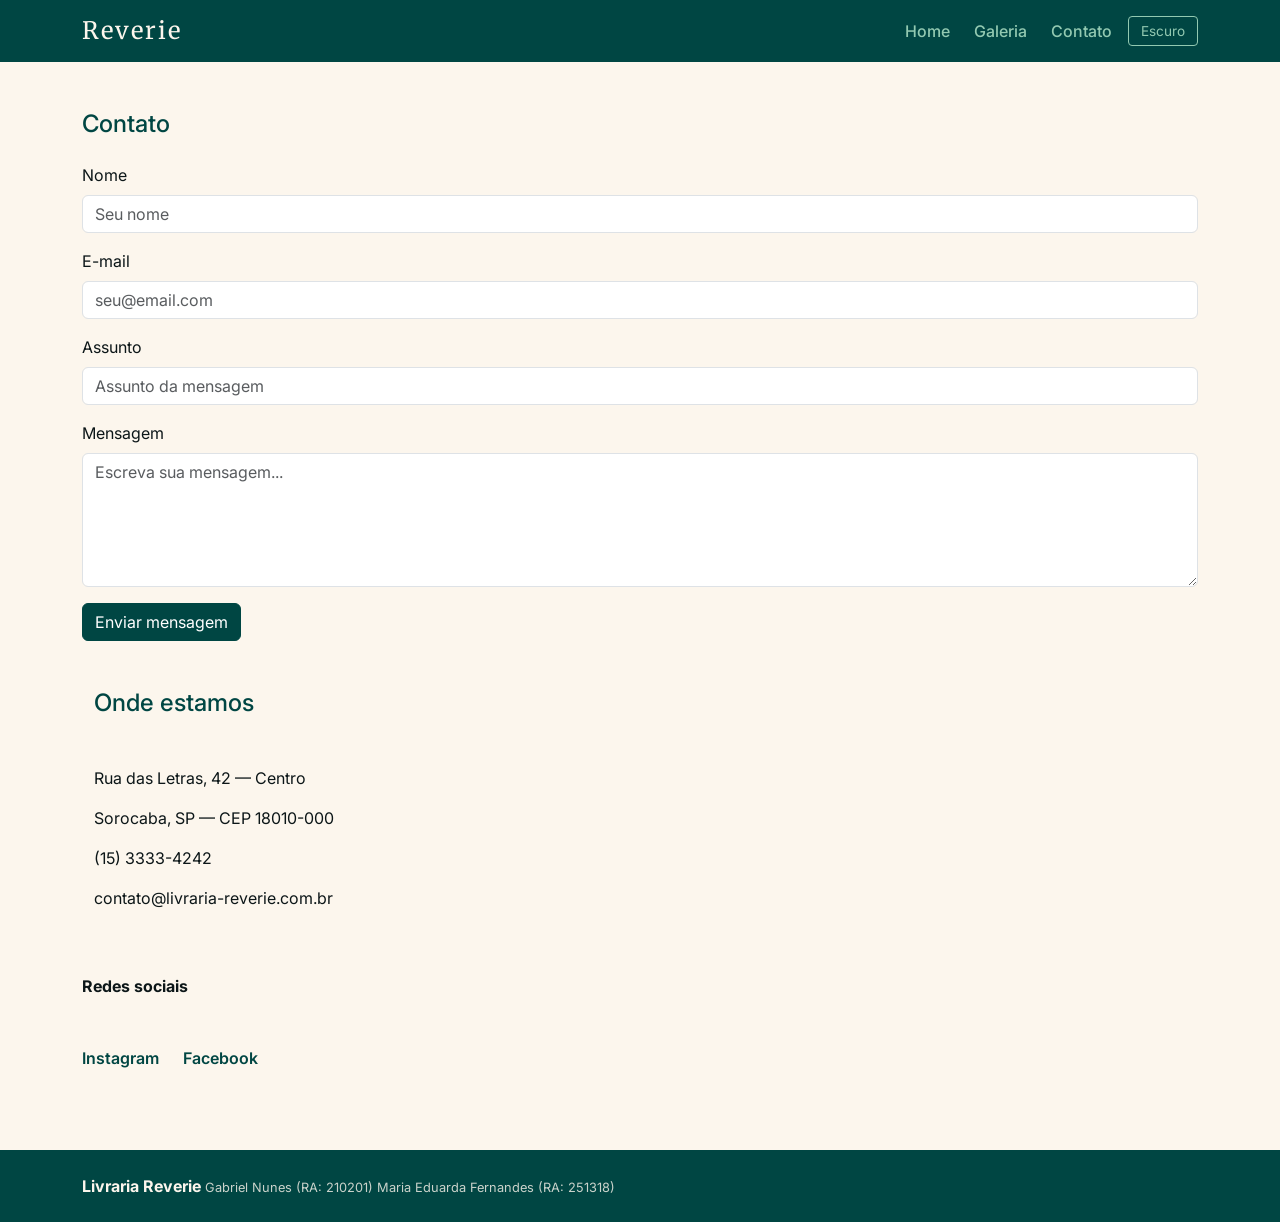
<file: contato.html>
<!--
    Projeto AF-LP — Livraria Reverie
    Gabriel Nunes Rodrigues — RA: 210201
    Maria Eduarda Fernandes Filhik — RA: 251318
-->
<!DOCTYPE html>
<html lang="pt-BR">

<head>
    <meta charset="UTF-8">
    <meta name="viewport" content="width=device-width, initial-scale=1.0">
    <title>Livraria Reverie — Contato</title>
    <link href="https://cdn.jsdelivr.net/npm/bootstrap@5.3.3/dist/css/bootstrap.min.css" rel="stylesheet">
    <link
        href="https://fonts.googleapis.com/css2?family=Merriweather:wght@400;700&family=Inter:wght@400;500;600&display=swap"
        rel="stylesheet">
    <link rel="stylesheet" href="css/style.css">
</head>

<body>
    <header>
        <nav class="navbar navbar-expand-lg">
            <!-- só usa o comportamento de collapse do bs em telas com o breakpoint não lg-->

            <div class="container">
                <a class="navbar-brand" a href="index.html"> <!-- tag de logo do bs --> Reverie</a>

                <button class="navbar-toggler" type="button" data-bs-toggle="collapse" data-bs-target="#navbarNav">
                    <span class="navbar-toggler-icon"></span>
                </button>

                <div class="collapse navbar-collapse" id="navbarNav">
                    <!-- Container do bootstrap que colapsa e retraí para telas mobile-->
                    <ul class="navbar-nav ms-auto align-items-lg-center gap-2">

                        <li class="nav-item">
                            <a class="nav-link active" href="index.html">Home</a>
                        </li>
                        <li class="nav-item">
                            <a class="nav-link" href="galeria.html">Galeria</a>
                        </li>
                        <li class="nav-item">
                            <a class="nav-link" href="contato.html">Contato</a>
                        </li>
                        <li class="nav-item">
                            <button id="button-tema">Escuro</button>
                        </li>

                    </ul>
                </div>

            </div>
        </nav>
    </header>

    <main>
        <section class="secao-contato py-5">
            <div class="container">

                <h1 class="titulo-secao mb-4">Contato</h1>

                <div class="row g-5 mb-5">

                    <div class="col-lg-12">
                        <form id="form-contato" action="#" method="POST">

                            <div class="mb-3">
                                <label for="nome" class="form-label">Nome</label>
                                <input type="text" class="form-control" id="nome" placeholder="Seu nome" required>
                            </div>

                            <div class="mb-3">
                                <label for="email" class="form-label">E-mail</label>
                                <input type="email" class="form-control" id="email" placeholder="seu@email.com"
                                    required>
                            </div>

                            <div class="mb-3">
                                <label for="assunto" class="form-label">Assunto</label>
                                <input type="text" class="form-control" id="assunto" placeholder="Assunto da mensagem">
                            </div>

                            <div class="mb-3">
                                <label for="mensagem" class="form-label">Mensagem</label>
                                <textarea class="form-control" id="mensagem" rows="5"
                                    placeholder="Escreva sua mensagem..."></textarea>
                            </div>

                            <button type="submit" class="btn btn-primary">Enviar mensagem</button>

                            <div id="feedback" class="feedback-msg"></div>

                        </form>
                    </div>

                </div>

                <div class="container">

                    <div class="row g-5 mb-5">

                        <div class="col-lg-4">
                            <h2 class="titulo-secao mb-5">Onde estamos</h2>
                            <p>Rua das Letras, 42 — Centro</p>
                            <p>Sorocaba, SP — CEP 18010-000</p>
                            <p>(15) 3333-4242</p>
                            <p>contato@livraria-reverie.com.br</p>
                        </div>

                        <div class="col-lg-8">
                            <iframe
                                src="https://www.google.com/maps/embed?pb=!1m18!1m12!1m3!1d3656.4!2d-47.45709!3d-23.50413!2m3!1f0!2f0!3f0!3m2!1i1024!2i768!4f13.1!3m3!1m2!1s0x94c588b7e4f4f58f%3A0x8a8c4e50f99f1e5b!2sSorocaba%2C%20SP!5e0!3m2!1spt-BR!2sbr!4v1719000000000!5m2!1spt-BR!2sbr"
                                width="100%" height="220" style="border:0;" loading="lazy">
                            </iframe>
                        </div>

                    </div>

                </div>

                <div class="redes-sociais">
                    <p class="mb-5"><strong>Redes sociais</strong></p>
                    <div class="social-links">
                        <a href="https://www.instagram.com/">Instagram</a>
                        <a href="https://www.facebook.com/">Facebook</a>
                    </div>
                </div>

            </div>

        </section>
    </main>

    <footer>
        <div class="container"> <!-- container padrão do bs -->
            <div class="footer-inner">
                <span><strong>Livraria Reverie</strong></span>
                <small>Gabriel Nunes (RA: 210201) Maria Eduarda Fernandes (RA: 251318)</small>
            </div>
        </div>
    </footer>

    <button id="button-topo" title="Voltar ao topo">Voltar ao topo</button>

    <script src="https://cdn.jsdelivr.net/npm/bootstrap@5.3.3/dist/js/bootstrap.bundle.min.js"></script>
    <script src="js/tema.js"></script>
    <script src="js/topo.js"></script>
    <script src="js/contato.js"></script>
</body>

</html>
</file>
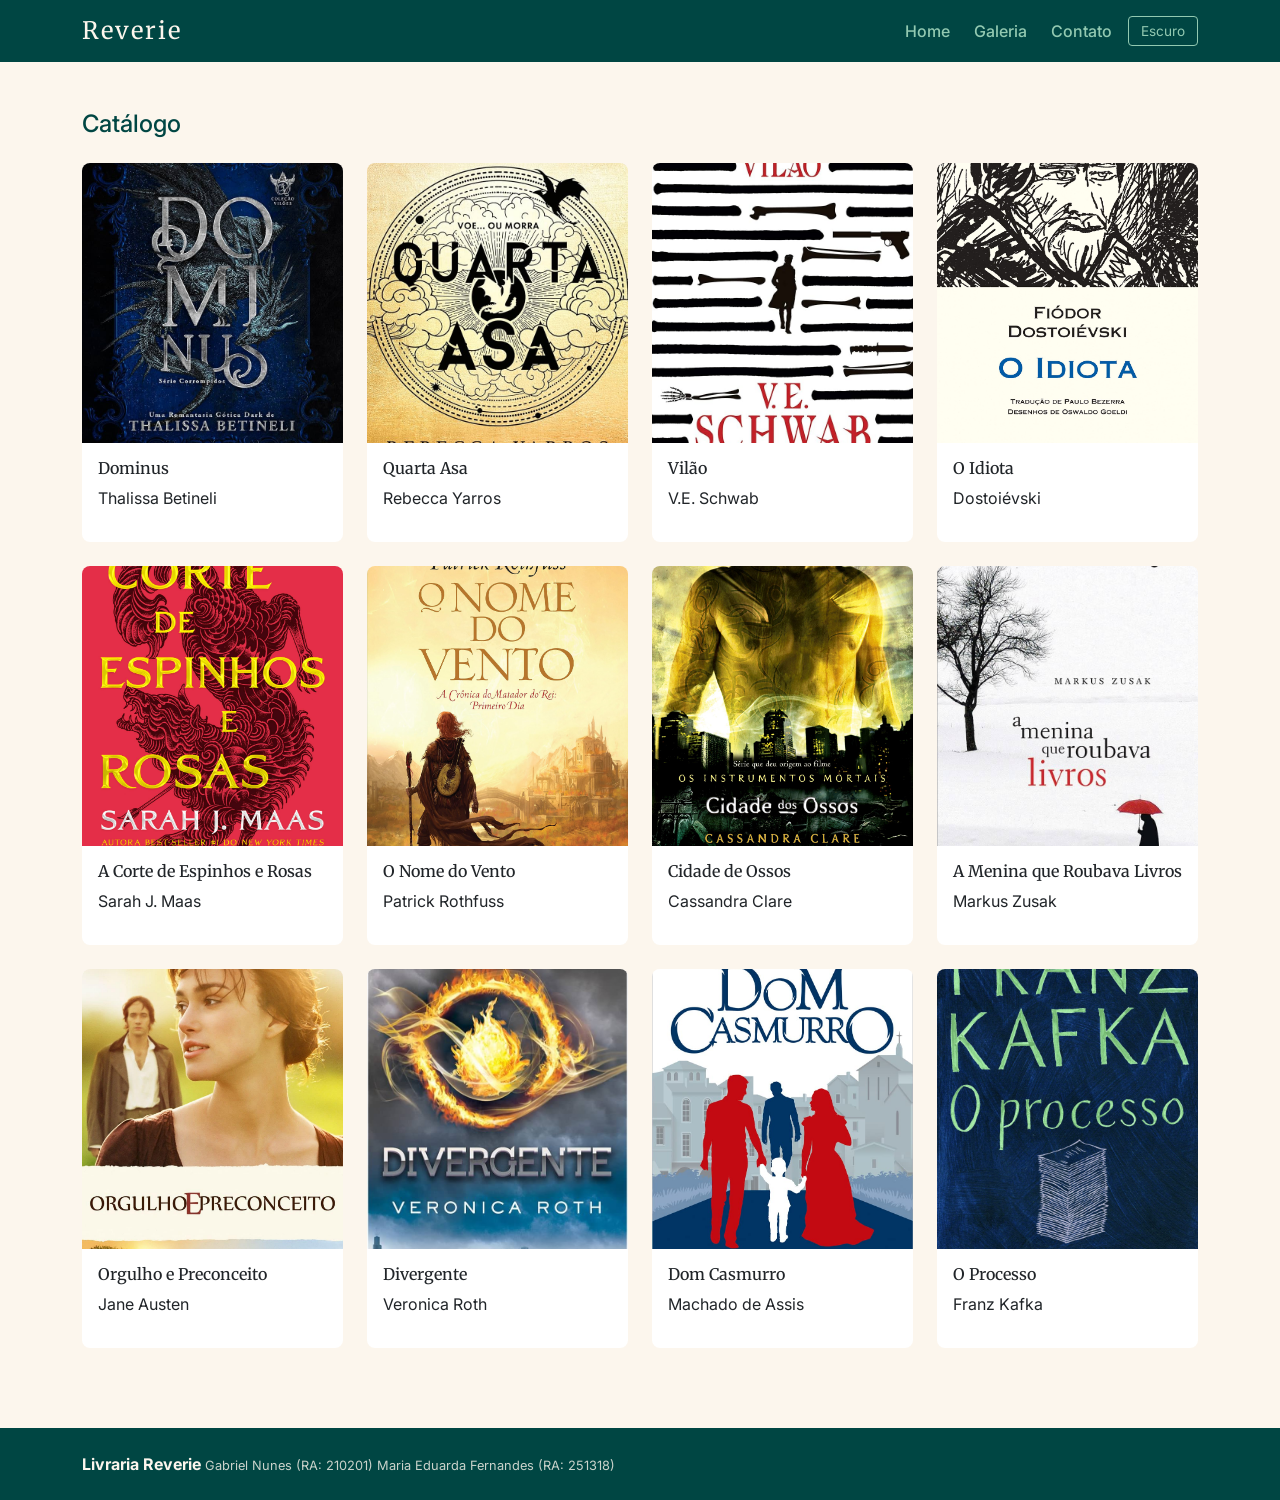
<file: galeria.html>
<!--
    Projeto AF-LP — Livraria Reverie
    Gabriel Nunes Rodrigues — RA: 210201
    Maria Eduarda Fernandes Filhik — RA: 251318
-->

<!DOCTYPE html>
<html lang="pt-BR">

<head>
    <meta charset="UTF-8">
    <meta name="viewport" content="width=device-width, initial-scale=1.0">
    <title>Livraria Reverie — Galeria</title>
    <link href="https://cdn.jsdelivr.net/npm/bootstrap@5.3.3/dist/css/bootstrap.min.css" rel="stylesheet">
    <link
        href="https://fonts.googleapis.com/css2?family=Merriweather:wght@400;700&family=Inter:wght@400;500;600&display=swap"
        rel="stylesheet">
    <link rel="stylesheet" href="css/style.css">
</head>

<body>

    <header>
        <nav class="navbar navbar-expand-lg">
            <!-- só usa o comportamento de collapse do bs em telas com o breakpoint não lg-->

            <div class="container">
                <a class="navbar-brand" a href="index.html"> <!-- tag de logo do bs --> Reverie</a>

                <button class="navbar-toggler" type="button" data-bs-toggle="collapse" data-bs-target="#navbarNav">
                    <span class="navbar-toggler-icon"></span>
                </button>

                <div class="collapse navbar-collapse" id="navbarNav">
                    <!-- Container do bootstrap que colapsa e retraí para telas mobile-->
                    <ul class="navbar-nav ms-auto align-items-lg-center gap-2">

                        <li class="nav-item">
                            <a class="nav-link active" href="index.html">Home</a>
                        </li>
                        <li class="nav-item">
                            <a class="nav-link" href="galeria.html">Galeria</a>
                        </li>
                        <li class="nav-item">
                            <a class="nav-link" href="contato.html">Contato</a>
                        </li>
                        <li class="nav-item">
                            <button id="button-tema">Escuro</button>
                        </li>

                    </ul>
                </div>

            </div>
        </nav>
    </header>

    <main>

        <section class="secao-galeria py-5">
            <div class="container">

                <h1 class="titulo-secao mb-4">Catálogo</h1>

                <div class="row g-4">

                    <div class="col-sm-6 col-md-4 col-lg-3">
                        <div class="card card-livro h-100">
                            <img src="img/livro1.jpg" class="card-img-top" alt="Dominus">
                            <div class="card-body d-flex flex-column">
                                <h5 class="card-title">Dominus</h5>
                                <p>Thalissa Betineli</p>
                            </div>
                        </div>
                    </div>

                    <div class="col-sm-6 col-md-4 col-lg-3">
                        <div class="card card-livro h-100">
                            <img src="img/livro2.jpg" class="card-img-top" alt="Quarta Asa">
                            <div class="card-body d-flex flex-column">
                                <h5 class="card-title">Quarta Asa</h5>
                                <p>Rebecca Yarros</p>
                            </div>
                        </div>
                    </div>

                    <div class="col-sm-6 col-md-4 col-lg-3">
                        <div class="card card-livro h-100">
                            <img src="img/livro3.jpg" class="card-img-top" alt="Vilão">
                            <div class="card-body d-flex flex-column">
                                <h5 class="card-title">Vilão</h5>
                                <p>V.E. Schwab</p>
                            </div>
                        </div>
                    </div>

                    <div class="col-sm-6 col-md-4 col-lg-3">
                        <div class="card card-livro h-100">
                            <img src="img/livro4.jpg" class="card-img-top" alt="O Idiota">
                            <div class="card-body d-flex flex-column">
                                <h5 class="card-title">O Idiota</h5>
                                <p> Dostoiévski</p>
                            </div>
                        </div>
                    </div>

                    <div class="col-sm-6 col-md-4 col-lg-3">
                        <div class="card card-livro h-100">
                            <img src="img/livro5.jpg" class="card-img-top" alt="A Corte de Espinhos e Rosas">
                            <div class="card-body d-flex flex-column">
                                <h5 class="card-title">A Corte de Espinhos e Rosas</h5>
                                <p>Sarah J. Maas</p>
                            </div>
                        </div>
                    </div>

                    <div class="col-sm-6 col-md-4 col-lg-3">
                        <div class="card card-livro h-100">
                            <img src="img/livro6.jpg" class="card-img-top" alt="O Nome do Vento">
                            <div class="card-body d-flex flex-column">
                                <h5 class="card-title">O Nome do Vento</h5>
                                <p> Patrick Rothfuss </p>
                            </div>
                        </div>
                    </div>

                    <div class="col-sm-6 col-md-4 col-lg-3">
                        <div class="card card-livro h-100">
                            <img src="img/livro7.jpg" class="card-img-top" alt="Cidade de Ossos">
                            <div class="card-body d-flex flex-column">
                                <h5 class="card-title"> Cidade de Ossos</h5>
                                
                                <p>Cassandra Clare </p>
                            </div>
                        </div>
                    </div>

                    <div class="col-sm-6 col-md-4 col-lg-3">
                        <div class="card card-livro h-100">
                            <img src="img/livro8.jpg" class="card-img-top" alt="A Menina que Roubava Livros">
                            <div class="card-body d-flex flex-column">
                                <h5 class="card-title">A Menina que Roubava Livros</h5>
                                <p>Markus Zusak</p>
                            </div>
                        </div>
                    </div>

                    <div class="col-sm-6 col-md-4 col-lg-3">
                        <div class="card card-livro h-100">
                            <img src="img/livro9.jpg" class="card-img-top" alt="Orgulho e Preconceito">
                            <div class="card-body d-flex flex-column">
                                <h5 class="card-title">Orgulho e Preconceito</h5>
                                <p>Jane Austen</p>
                            </div>
                        </div>
                    </div>

                    <div class="col-sm-6 col-md-4 col-lg-3">
                        <div class="card card-livro h-100">
                            <img src="img/livro10.jpg" class="card-img-top" alt="Divergente">
                            <div class="card-body d-flex flex-column">
                                <h5 class="card-title">Divergente</h5>
                                <p>Veronica Roth</p>
                            </div>
                        </div>
                    </div>


                    <div class="col-sm-6 col-md-4 col-lg-3">
                        <div class="card card-livro h-100">
                            <img src="img/livro11.jpg" class="card-img-top" alt="Dom Casmurro">
                            <div class="card-body d-flex flex-column">
                                <h5 class="card-title">Dom Casmurro</h5>
                                <p>Machado de Assis</p>
                            </div>
                        </div>
                    </div>

                    <div class="col-sm-6 col-md-4 col-lg-3">
                        <div class="card card-livro h-100">
                            <img src="img/livro12.jpg" class="card-img-top" alt="O Processo">
                            <div class="card-body d-flex flex-column">
                                <h5 class="card-title">O Processo</h5>
                                <p>Franz Kafka</p>
                            </div>
                        </div>
                    </div>
                </div>
    </main>

    <footer>
        <div class="container">
            <div class="footer-inner">
                <span><strong>Livraria Reverie</strong></span>
                <small>Gabriel Nunes (RA: 210201) Maria Eduarda Fernandes (RA: 251318)</small>
            </div>
        </div>
    </footer>

    <button id="button-topo" title="Voltar ao topo">Voltar ao topo</button>

    <script src="https://cdn.jsdelivr.net/npm/bootstrap@5.3.3/dist/js/bootstrap.bundle.min.js"></script>
    <script src="js/tema.js"></script>
    <script src="js/topo.js"></script>
</body>

</html>
</file>
<file: css/style.css>
/* Projeto AF-LP — Livraria Reverie
    Gabriel Nunes Rodrigues — RA: 210201
    Maria Eduarda Fernandes Filhik — RA: 251318 
*/

:root {
    /*Cores da Id visual*/
    --bg-light: #fcf6ed;
    --bg-dark: #0c1618;
    --accent-primary: #004643;
    --accent-secondary: #92c9b1;
    --text-dark: #0c1618;
    --text-light: #fcf6ed;
    --font-title: 'Merriweather', serif;
    --font-body: 'Inter', sans-serif;
}

* {
    margin: 0;
    padding: 0;
    box-sizing: border-box;
}


body {
    background-color: var(--bg-light);
    color: var(--text-dark);
    font-family: var(--font-body);
}

.navbar {
    background-color: var(--accent-primary) !important;
}

.navbar-brand {
    font-family: var(--font-title);
    font-size: 1.5rem;
    color : var(--text-light) !important;
    letter-spacing: 2px;
}

.navbar-nav .nav-link {
    color: var(--accent-secondary) !important;
    font-weight: 500;
    transition: color 0.2s;
}

.navbar-nav .nav-link:hover {
    color: var(--text-light) !important;
}

#button-tema {
    background-color: transparent;
    border: 1px solid var(--accent-secondary);
    color: var(--accent-secondary);
    padding: 4px 12px;
    border-radius: 4px;
    cursor: pointer;
    font-size: 0.85rem;
    transition: background-color 0.2s, color 0.2s;
}

#button-tema:hover {
    background-color: var(--accent-secondary);
    color: var(--accent-primary);
}

.carrossel-secao .carousel-item img {
    height: 480px;
    object-fit: cover;
}

.titulo-secao {
    font-family: var(--font-titulo);
    font-size: 1.5rem;
    color: var(--accent-primary);
}

.card-livro {
    border: none;
    overflow: hidden;
    border-radius: 8px;
    transition: transform 0.2s, box-shadow 0.2s;
    background-color: #fff;
}

.card-livro:hover {
    transform: scale(1.03);
    box-shadow: 0 8px 24px rgba(0, 70, 67, 0.15);
}

.card-livro .card-img-top {
    height: 280px;
    object-fit: cover;
}

.card-livro .card-title {
    font-family: var(--font-title);
    font-size: 1rem;
}

.btn-primary {
    background-color: var(--accent-primary);
    border-color: var(--accent-primary);
}

.btn-primary:hover {
    background-color: var(--accent-secondary);
    border-color: var(--accent-secondary);
    color: var(--accent-primary);
}

.secao-redirects {
    border-top: 1px solid #e0d8cc;
}

footer {
    background-color: var(--accent-primary);
    color: var(--text-light);
    padding: 1.5rem;
    margin-top: 2rem;
    display: flex;
    align-items: center;
    justify-content: space-between;
}

footer small {
    font-size: 0.8rem;
    opacity: 0.8;
}


.form-control:focus {
    border-color: var(--accent-secondary);
    box-shadow: 0 0 0 0.2rem rgba(146, 201, 177, 0.25);
}

.feedback-msg {
    padding: 12px;
    border-radius: 6px;
    margin-top: 1rem;
    display: none;
}

.feedback-msg.sucesso {
    background-color: #d4edda;
    color : #03681a;
    border: 1px solid #c3e6cb;
}

.feedback-msg.erro {
    background-color: #f8d7da;
    color: #750511;
    border: 1px solid #f5c6cb;
}

.informacoes-contato {
    display: flex;
    flex-direction: column;
    gap: 0.5rem;
}

.informacoes-contato p {
    margin: 0;
}

.mapa-container iframe {
    border-radius: 8px;
}

.social-links {
    display: flex;
    gap: 1.5rem;
}

.social-links a {
    color: var(--accent-primary);
    text-decoration: none;
    font-weight: 600;
    transition: color 0.2s;
}

.social-links a:hover {
    color: var(--accent-secondary);
}

body.tema-escuro {
    background-color: var(--bg-dark);
    color: var(--text-light);
}

body.tema-escuro .card-livro {
    background-color: #1e2e30;
    color: var(--text-light);
}

body.tema-escuro .titulo-secao {
    color: var(--accent-secondary);
}

body.tema-escuro .form-control {
    background-color: #1e2e30;
    color: var(--text-light);
    border-color: var(--accent-secondary);
}

body.tema-escuro .social-links a {
    color: var(--accent-secondary);
}

#button-topo {
    position: fixed;
    bottom: 2rem;
    right: 2rem;
    background-color: var(--accent-secondary);
    color: var(--text-dark);
    border-radius: 10px;
    padding: 8px 14px;
    font-size: 0.85rem;
    cursor: pointer;
    z-index: 999;
    transition: background-color 0.2s;
}

#button-topo:hover {
    background-color: var(--bg-light);
    color: var(--accent-primary);
}

@media (max-width: 576px) {
    .chamada-item {
        flex-direction: column;
        text-align: center;
    }

    footer {
        flex-direction: column;
        text-align: center;
    }
}
</file>
